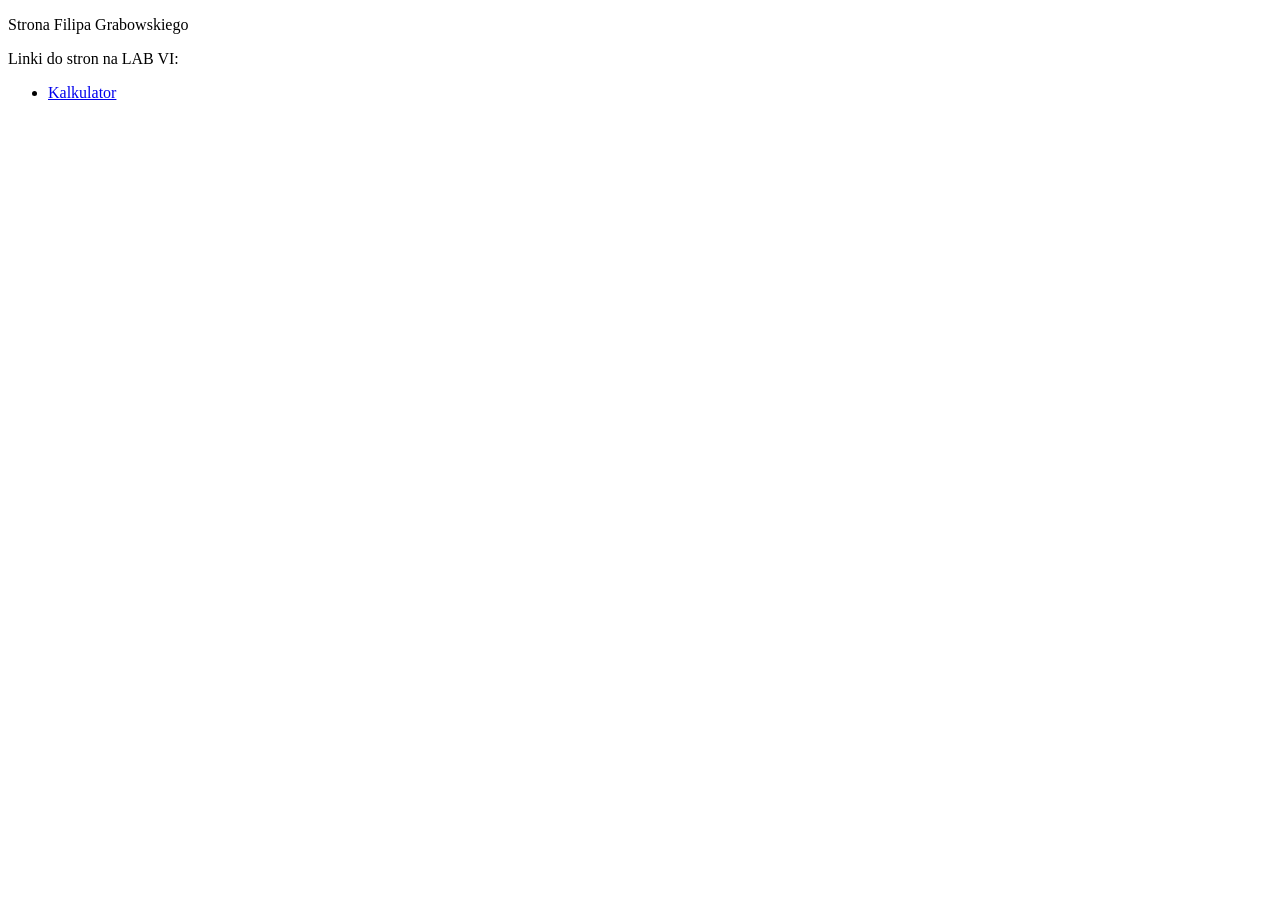
<file: index.html>
<!DOCTYPE html>
<html>
	<head>
		<meta charset="utf-8">
		<title>Strona startowa</title>
	</head>

	<body>
		<p>Strona Filipa Grabowskiego</p>
		<p>Linki do stron na LAB VI:</p>
		<ul>
		<!---<li><a href="formularz.html">Strona z formularzem</a></li>
		<li><a href="kolumny1234.html">Strona z kolumnami(1234)</a></li>
		<li><a href="kolumny2143.html">Strona z kolumnami(2143)</a></li>
		<li><a href="galeria.html">Galeria</a></li>-->
		<li><a href="kalkulator.html">Kalkulator</a></li>
		</ul>
		<br>
		<!---<p>Linki do stron na LAB III by AI:</p>
		<ul>
		<li><a href="formularzai.html">Strona z formularzem</a></li>
		<li><a href="kolumnyai1234.html">Strona z kolumnami(1234)</a></li>
		<li><a href="kolumnyai2143.html">Strona z kolumnami(2143)</a></li>
		<li><a href="galeriaai.html">Galeria</a></li>
		</ul>-->
	</body>

</html>
</file>
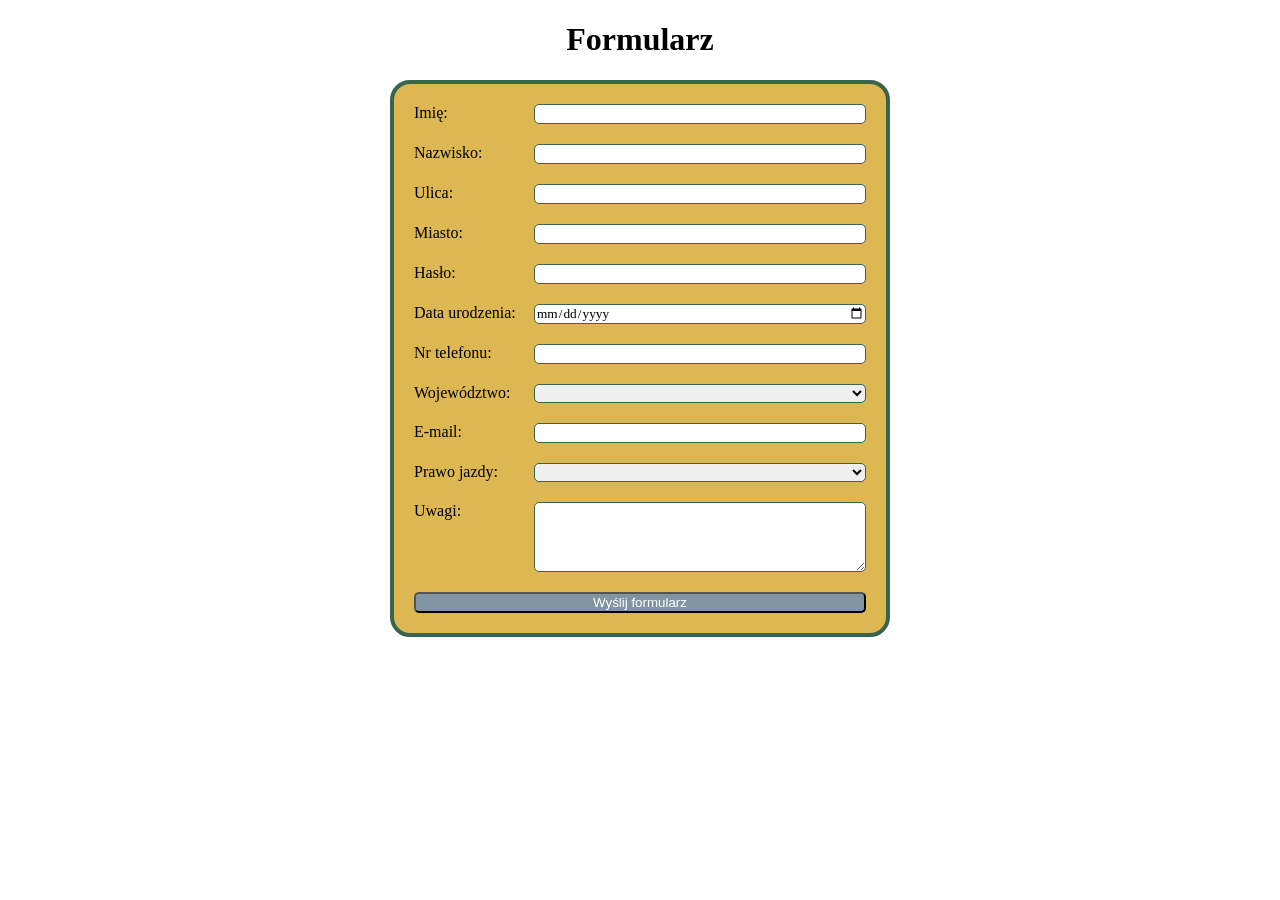
<file: formularz.html>
<!DOCTYPE html>
<html>
<head>
	<meta charset="UTF-8">
	<title>Formularz</title>
	<link rel="stylesheet" href="style.css">
</head>
<body   >
<h1> Formularz </h1>

<div class="container">	
<form action="formularz.html" method="GET">
	<div>
		<label for="username">Imię: </label>
		<input id="username" name="username" type="text">
	</div><div>
		<label for="surname">Nazwisko: </label>
		<input id="surname" name="surname" type="text">
</div><div>
		<label for="street">Ulica: </label>
		<input id="street" name="street" type="text">
</div><div>
		<label for="city">Miasto:</label>
		<input id="city" name="city" type="text">
</div><div>
		<label for="password">Hasło: </label>
		<input id="password" name="password" type="password">
</div><div>
		<label for="birthday">Data urodzenia: </label>
		<input type="date" id="birthday" name="birthday">
</div><div>
		<label for="phone">Nr telefonu: </label>
		<input type="tel" name="phone" id="phone">
</div><div>
	<label for="province">Województwo: </label>
	<select id="province" name="province" required>
		<option value="" disabled selected hidden></option>
		<option value="podlaskie">podlaskie</option>
		<option value="mazowieckie">mazowieckie</option>
		<option value="łódzkie">łódzkie</option>
		<option value="wielkopolskie">wielkopolskie</option>
	</select>
</div><div>
	<label for="email">E-mail: </label>
	<input type="email" id="email" name="email">
</div><div>
	<label for="dlicence">Prawo jazdy:</label>
	<select id="dlicence" name="dlicence">
		<option value="" disabled selected hidden></option> 
		<option value="tak">Tak</option>
		<option value="nie">Nie</option>
	</select>
</div><div>
	<label for="comment">Uwagi:</label>
	<textarea id="comment" name="comment" rows="4" cols="30"></textarea><br>
</div>

	<button type="submit" >Wyślij formularz</button>
</form></div>
	

</body>
</html>
</file>
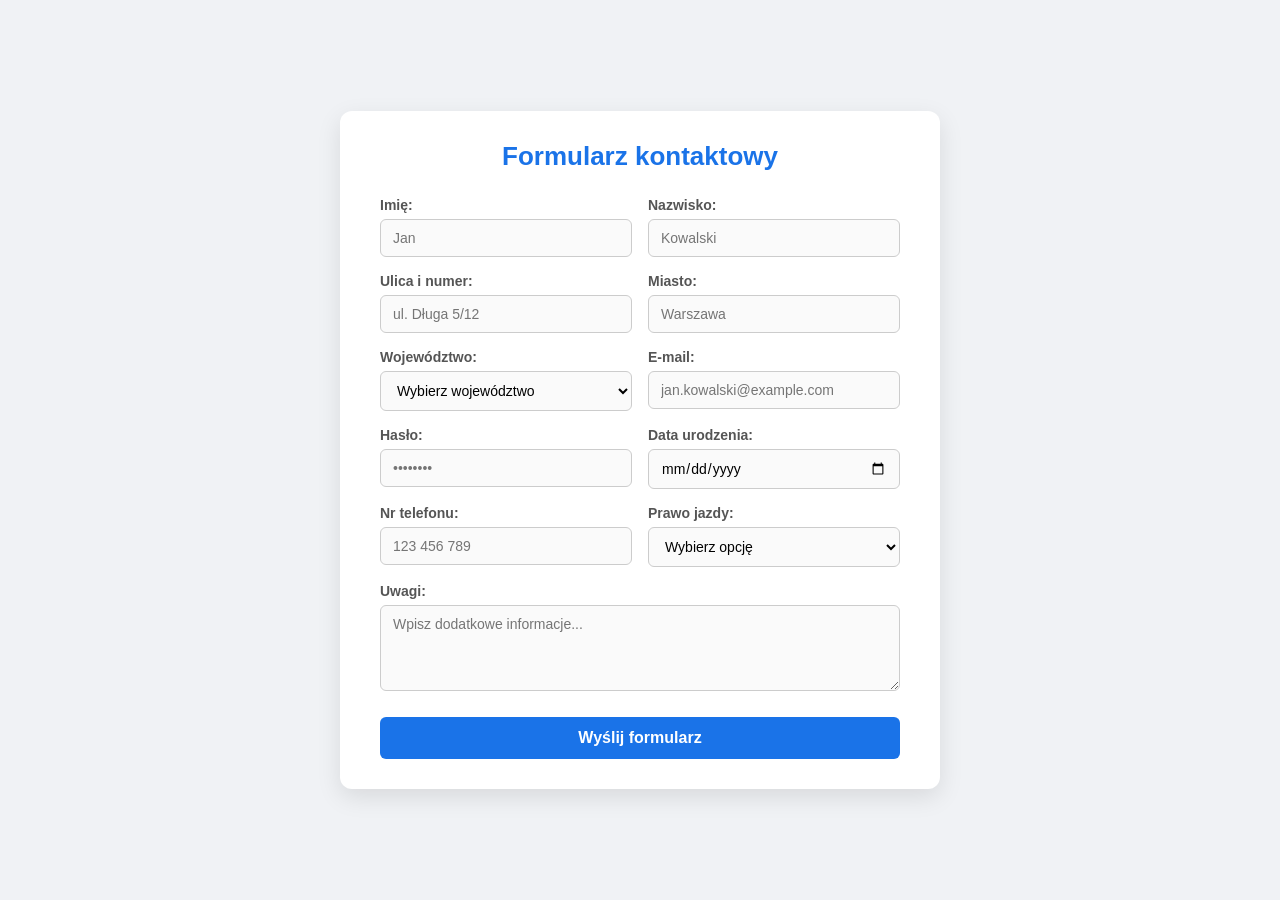
<file: formularzai.html>
<!DOCTYPE html>
<html lang="pl">
<head>
    <meta charset="UTF-8">
    <meta name="viewport" content="width=device-width, initial-scale=1.0">
    <title>Formularz Rejestracyjny</title>
    <link rel="stylesheet" href="formstyle.css">
</head>
<body>

    <div class="container">
        <h1>Formularz kontaktowy</h1>

        <form action="formularz.html" method="GET">
            <div class="form-group">
                <label for="username">Imię:</label>
                <input id="username" name="username" type="text" placeholder="Jan" required>
            </div>

            <div class="form-group">
                <label for="surname">Nazwisko:</label>
                <input id="surname" name="surname" type="text" placeholder="Kowalski" required>
            </div>

            <div class="form-group">
                <label for="street">Ulica i numer:</label>
                <input id="street" name="street" type="text" placeholder="ul. Długa 5/12">
            </div>

            <div class="form-group">
                <label for="city">Miasto:</label>
                <input id="city" name="city" type="text" placeholder="Warszawa">
            </div>

            <div class="form-group">
                <label for="province">Województwo:</label>
                <select id="province" name="province" required>
                    <option value="" disabled selected hidden>Wybierz województwo</option>
                    <option value="podlaskie">podlaskie</option>
                    <option value="mazowieckie">mazowieckie</option>
                    <option value="łódzkie">łódzkie</option>
                    <option value="wielkopolskie">wielkopolskie</option>
                </select>
            </div>

            <div class="form-group">
                <label for="email">E-mail:</label>
                <input type="email" id="email" name="email" placeholder="jan.kowalski@example.com" required>
            </div>

            <div class="form-group">
                <label for="password">Hasło:</label>
                <input id="password" name="password" type="password" placeholder="••••••••" required>
            </div>

            <div class="form-group">
                <label for="birthday">Data urodzenia:</label>
                <input type="date" id="birthday" name="birthday">
            </div>

            <div class="form-group">
                <label for="phone">Nr telefonu:</label>
                <input type="tel" id="phone" name="phone" placeholder="123 456 789">
            </div>

            <div class="form-group">
                <label for="dlicence">Prawo jazdy:</label>
                <select id="dlicence" name="dlicence">
                    <option value="" disabled selected hidden>Wybierz opcję</option>
                    <option value="tak">Tak</option>
                    <option value="nie">Nie</option>
                </select>
            </div>

            <div class="form-group full-width">
                <label for="comment">Uwagi:</label>
                <textarea id="comment" name="comment" rows="4" placeholder="Wpisz dodatkowe informacje..."></textarea>
            </div>

            <button type="submit" class="submit-btn">Wyślij formularz</button>
        </form>
    </div>

</body>
</html>
</file>
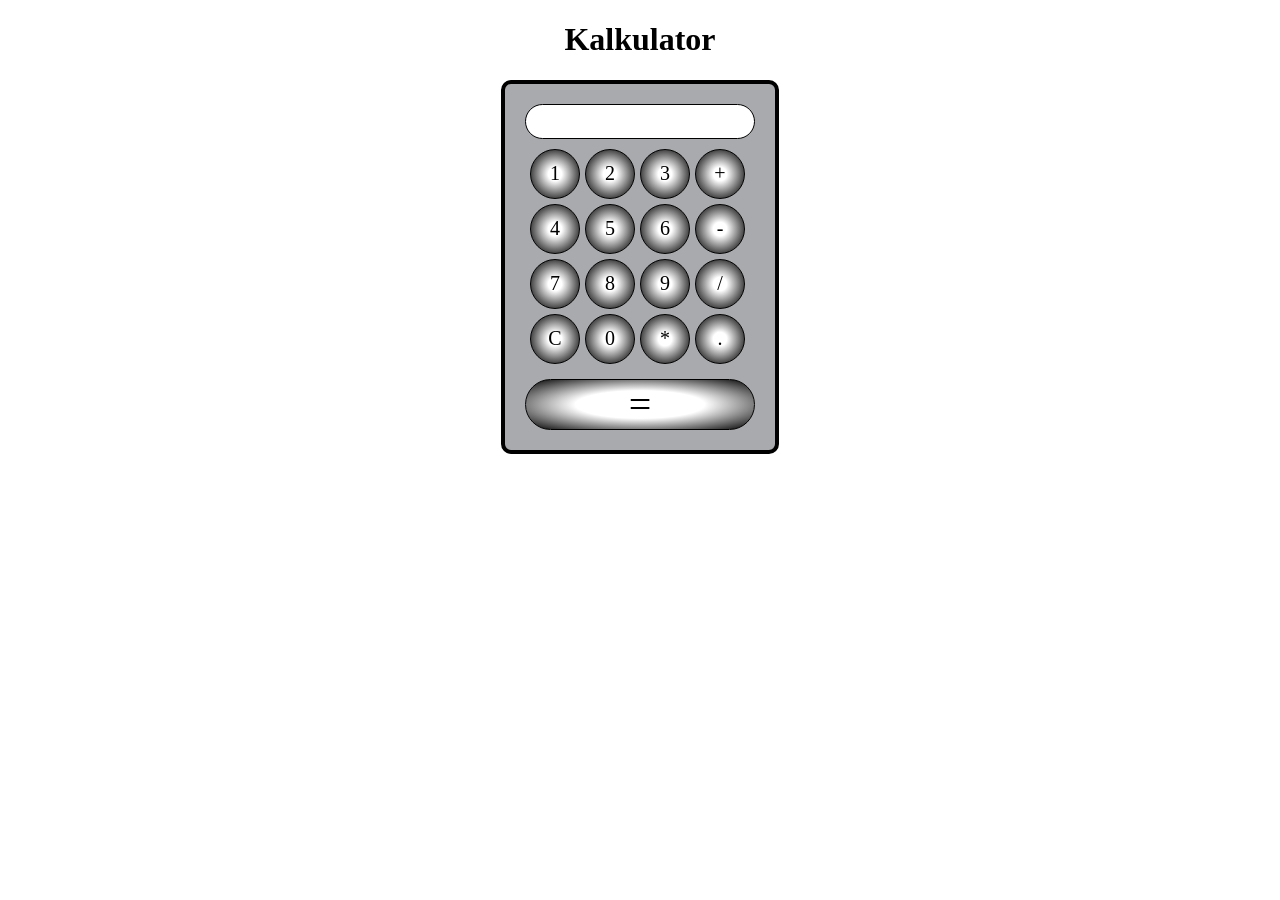
<file: kalkulator.html>
<!DOCTYPE html>
<head>
    <meta charset="UTF-8"></meta>
    <link rel="stylesheet" href="style.css">
    <script src="script.js"></script>

</head>
<body>
    <h1>Kalkulator</h1>
    <div class="calculator">
        <div class="col_1"><input id="screen" type="text" disabled></div>
        <div class="col_4">
            <button  onclick="press(this)">1</button>
            <button  onclick="press(this)">2</button>
            <button  onclick="press(this)">3</button>
            <button  onclick="press(this)">+</button>
        </div>
        <div class="col_4">
            <button  onclick="press(this)">4</button>
            <button  onclick="press(this)">5</button>
            <button  onclick="press(this)">6</button>
            <button  onclick="press(this)">-</button>
        </div>
        <div class="col_4">
            <button  onclick="press(this)">7</button>
            <button  onclick="press(this)">8</button>
            <button  onclick="press(this)">9</button>
            <button  onclick="press(this)">/</button>
        </div>
        <div class="col_4">
            <button  onclick="press(this)">C</button>
            <button  onclick="press(this)">0</button>
            <button  onclick="press(this)">*</button>
            <button  onclick="press(this)">.</button>
        </div>
        <div class="col_1">
            <button  onclick="press(this)">=</button>
        </div>
        <!--com-->





    </div>


</body>

</html>
</file>
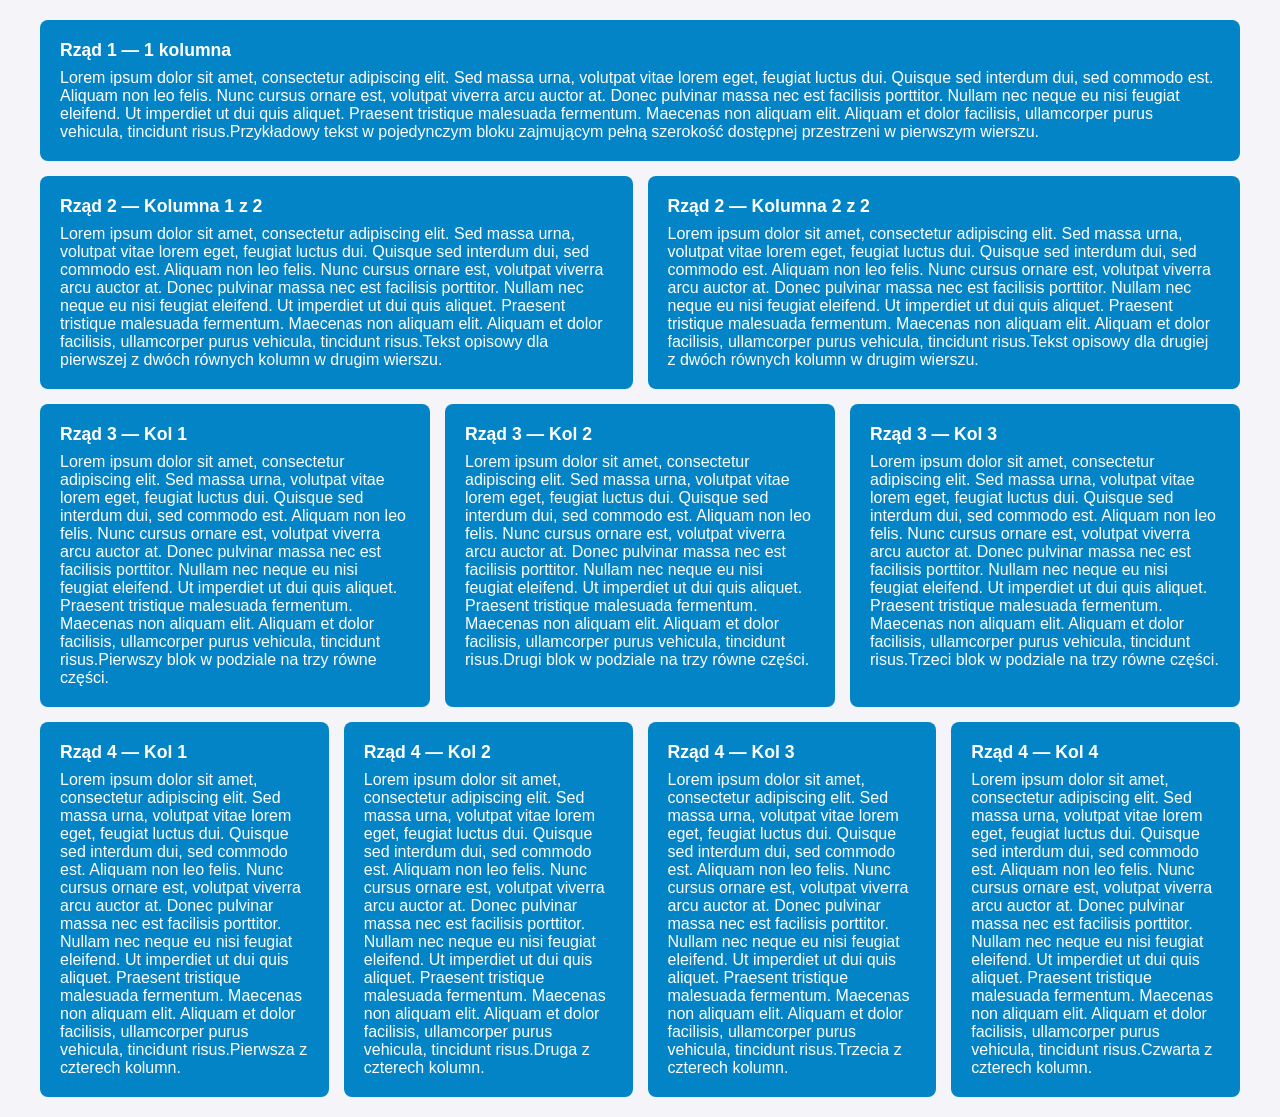
<file: klumnyai1234.html>
<!DOCTYPE html>
<html lang="pl">
<head>
  <meta charset="UTF-8">
  <meta name="viewport" content="width=device-width, initial-scale=1.0">
  <title>Layout 2 - 1, 2, 3, 4 Kolumny</title>
  <style>
    * {
      box-sizing: border-box;
      margin: 0;
      padding: 0;
    }

    body {
      font-family: Arial, sans-serif;
      padding: 20px;
      background-color: #f4f4f9;
    }

    .container {
      display: flex;
      flex-direction: column;
      gap: 15px;
      max-width: 1200px;
      margin: 0 auto;
    }

    /* Wspólny styl dla bloków */
    .col {
      background-color: #0284c7;
      color: white;
      padding: 20px;
      border-radius: 8px;
    }

    .col h3 {
      margin-bottom: 8px;
      font-size: 1.1rem;
    }

    .col p {
      font-size: 0.9rem;
      line-height: 1.4;
    }

    /* -----------------------------------
       Rząd 1: 1 kolumna (100%)
    ----------------------------------- */
    .row-1 {
      display: grid;
      grid-template-columns: 1fr;
    }

    /* -----------------------------------
       Rząd 2: 2 równe kolumny (50% / 50%)
    ----------------------------------- */
    .row-2 {
      display: grid;
      grid-template-columns: repeat(2, 1fr);
      gap: 15px;
    }

    /* -----------------------------------
       Rząd 3: 3 równe kolumny (33.3% / 33.3% / 33.3%)
    ----------------------------------- */
    .row-3 {
      display: grid;
      grid-template-columns: repeat(3, 1fr);
      gap: 15px;
    }

    /* -----------------------------------
       Rząd 4: 4 równe kolumny (25% każdy)
    ----------------------------------- */
    .row-4 {
      display: grid;
      grid-template-columns: repeat(4, 1fr);
      gap: 15px;
    }
  </style>
</head>
<body>

  <div class="container">
    
    <!-- Rząd 1: 1 kolumna -->
    <div class="row-1">
      <div class="col">
        <h3>Rząd 1 — 1 kolumna</h3>
        Lorem ipsum dolor sit amet, consectetur adipiscing elit. Sed massa urna, volutpat vitae lorem eget, feugiat luctus dui. Quisque sed interdum dui, sed commodo est. Aliquam non leo felis. Nunc cursus ornare est, volutpat viverra arcu auctor at. Donec pulvinar massa nec est facilisis porttitor. Nullam nec neque eu nisi feugiat eleifend. Ut imperdiet ut dui quis aliquet. Praesent tristique malesuada fermentum. Maecenas non aliquam elit. Aliquam et dolor facilisis, ullamcorper purus vehicula, tincidunt risus.Przykładowy tekst w pojedynczym bloku zajmującym pełną szerokość dostępnej przestrzeni w pierwszym wierszu.</p>
      </div>
    </div>

    <!-- Rząd 2: 2 kolumny -->
    <div class="row-2">
      <div class="col">
        <h3>Rząd 2 — Kolumna 1 z 2</h3>
        Lorem ipsum dolor sit amet, consectetur adipiscing elit. Sed massa urna, volutpat vitae lorem eget, feugiat luctus dui. Quisque sed interdum dui, sed commodo est. Aliquam non leo felis. Nunc cursus ornare est, volutpat viverra arcu auctor at. Donec pulvinar massa nec est facilisis porttitor. Nullam nec neque eu nisi feugiat eleifend. Ut imperdiet ut dui quis aliquet. Praesent tristique malesuada fermentum. Maecenas non aliquam elit. Aliquam et dolor facilisis, ullamcorper purus vehicula, tincidunt risus.Tekst opisowy dla pierwszej z dwóch równych kolumn w drugim wierszu.</p>
      </div>
      <div class="col">
        <h3>Rząd 2 — Kolumna 2 z 2</h3>
        Lorem ipsum dolor sit amet, consectetur adipiscing elit. Sed massa urna, volutpat vitae lorem eget, feugiat luctus dui. Quisque sed interdum dui, sed commodo est. Aliquam non leo felis. Nunc cursus ornare est, volutpat viverra arcu auctor at. Donec pulvinar massa nec est facilisis porttitor. Nullam nec neque eu nisi feugiat eleifend. Ut imperdiet ut dui quis aliquet. Praesent tristique malesuada fermentum. Maecenas non aliquam elit. Aliquam et dolor facilisis, ullamcorper purus vehicula, tincidunt risus.Tekst opisowy dla drugiej z dwóch równych kolumn w drugim wierszu.</p>
      </div>
    </div>

    <!-- Rząd 3: 3 kolumny -->
    <div class="row-3">
      <div class="col">
        <h3>Rząd 3 — Kol 1</h3>
        Lorem ipsum dolor sit amet, consectetur adipiscing elit. Sed massa urna, volutpat vitae lorem eget, feugiat luctus dui. Quisque sed interdum dui, sed commodo est. Aliquam non leo felis. Nunc cursus ornare est, volutpat viverra arcu auctor at. Donec pulvinar massa nec est facilisis porttitor. Nullam nec neque eu nisi feugiat eleifend. Ut imperdiet ut dui quis aliquet. Praesent tristique malesuada fermentum. Maecenas non aliquam elit. Aliquam et dolor facilisis, ullamcorper purus vehicula, tincidunt risus.Pierwszy blok w podziale na trzy równe części.</p>
      </div>
      <div class="col">
        <h3>Rząd 3 — Kol 2</h3>
        Lorem ipsum dolor sit amet, consectetur adipiscing elit. Sed massa urna, volutpat vitae lorem eget, feugiat luctus dui. Quisque sed interdum dui, sed commodo est. Aliquam non leo felis. Nunc cursus ornare est, volutpat viverra arcu auctor at. Donec pulvinar massa nec est facilisis porttitor. Nullam nec neque eu nisi feugiat eleifend. Ut imperdiet ut dui quis aliquet. Praesent tristique malesuada fermentum. Maecenas non aliquam elit. Aliquam et dolor facilisis, ullamcorper purus vehicula, tincidunt risus.Drugi blok w podziale na trzy równe części.</p>
      </div>
      <div class="col">
        <h3>Rząd 3 — Kol 3</h3>
        Lorem ipsum dolor sit amet, consectetur adipiscing elit. Sed massa urna, volutpat vitae lorem eget, feugiat luctus dui. Quisque sed interdum dui, sed commodo est. Aliquam non leo felis. Nunc cursus ornare est, volutpat viverra arcu auctor at. Donec pulvinar massa nec est facilisis porttitor. Nullam nec neque eu nisi feugiat eleifend. Ut imperdiet ut dui quis aliquet. Praesent tristique malesuada fermentum. Maecenas non aliquam elit. Aliquam et dolor facilisis, ullamcorper purus vehicula, tincidunt risus.Trzeci blok w podziale na trzy równe części.</p>
      </div>
    </div>

    <!-- Rząd 4: 4 kolumny -->
    <div class="row-4">
      <div class="col">
        <h3>Rząd 4 — Kol 1</h3>
        Lorem ipsum dolor sit amet, consectetur adipiscing elit. Sed massa urna, volutpat vitae lorem eget, feugiat luctus dui. Quisque sed interdum dui, sed commodo est. Aliquam non leo felis. Nunc cursus ornare est, volutpat viverra arcu auctor at. Donec pulvinar massa nec est facilisis porttitor. Nullam nec neque eu nisi feugiat eleifend. Ut imperdiet ut dui quis aliquet. Praesent tristique malesuada fermentum. Maecenas non aliquam elit. Aliquam et dolor facilisis, ullamcorper purus vehicula, tincidunt risus.Pierwsza z czterech kolumn.</p>
      </div>
      <div class="col">
        <h3>Rząd 4 — Kol 2</h3>
        Lorem ipsum dolor sit amet, consectetur adipiscing elit. Sed massa urna, volutpat vitae lorem eget, feugiat luctus dui. Quisque sed interdum dui, sed commodo est. Aliquam non leo felis. Nunc cursus ornare est, volutpat viverra arcu auctor at. Donec pulvinar massa nec est facilisis porttitor. Nullam nec neque eu nisi feugiat eleifend. Ut imperdiet ut dui quis aliquet. Praesent tristique malesuada fermentum. Maecenas non aliquam elit. Aliquam et dolor facilisis, ullamcorper purus vehicula, tincidunt risus.Druga z czterech kolumn.</p>
      </div>
      <div class="col">
        <h3>Rząd 4 — Kol 3</h3>
        Lorem ipsum dolor sit amet, consectetur adipiscing elit. Sed massa urna, volutpat vitae lorem eget, feugiat luctus dui. Quisque sed interdum dui, sed commodo est. Aliquam non leo felis. Nunc cursus ornare est, volutpat viverra arcu auctor at. Donec pulvinar massa nec est facilisis porttitor. Nullam nec neque eu nisi feugiat eleifend. Ut imperdiet ut dui quis aliquet. Praesent tristique malesuada fermentum. Maecenas non aliquam elit. Aliquam et dolor facilisis, ullamcorper purus vehicula, tincidunt risus.Trzecia z czterech kolumn.</p>
      </div>
      <div class="col">
        <h3>Rząd 4 — Kol 4</h3>
        Lorem ipsum dolor sit amet, consectetur adipiscing elit. Sed massa urna, volutpat vitae lorem eget, feugiat luctus dui. Quisque sed interdum dui, sed commodo est. Aliquam non leo felis. Nunc cursus ornare est, volutpat viverra arcu auctor at. Donec pulvinar massa nec est facilisis porttitor. Nullam nec neque eu nisi feugiat eleifend. Ut imperdiet ut dui quis aliquet. Praesent tristique malesuada fermentum. Maecenas non aliquam elit. Aliquam et dolor facilisis, ullamcorper purus vehicula, tincidunt risus.Czwarta z czterech kolumn.</p>
      </div>
    </div>

  </div>

</body>
</html>
</file>
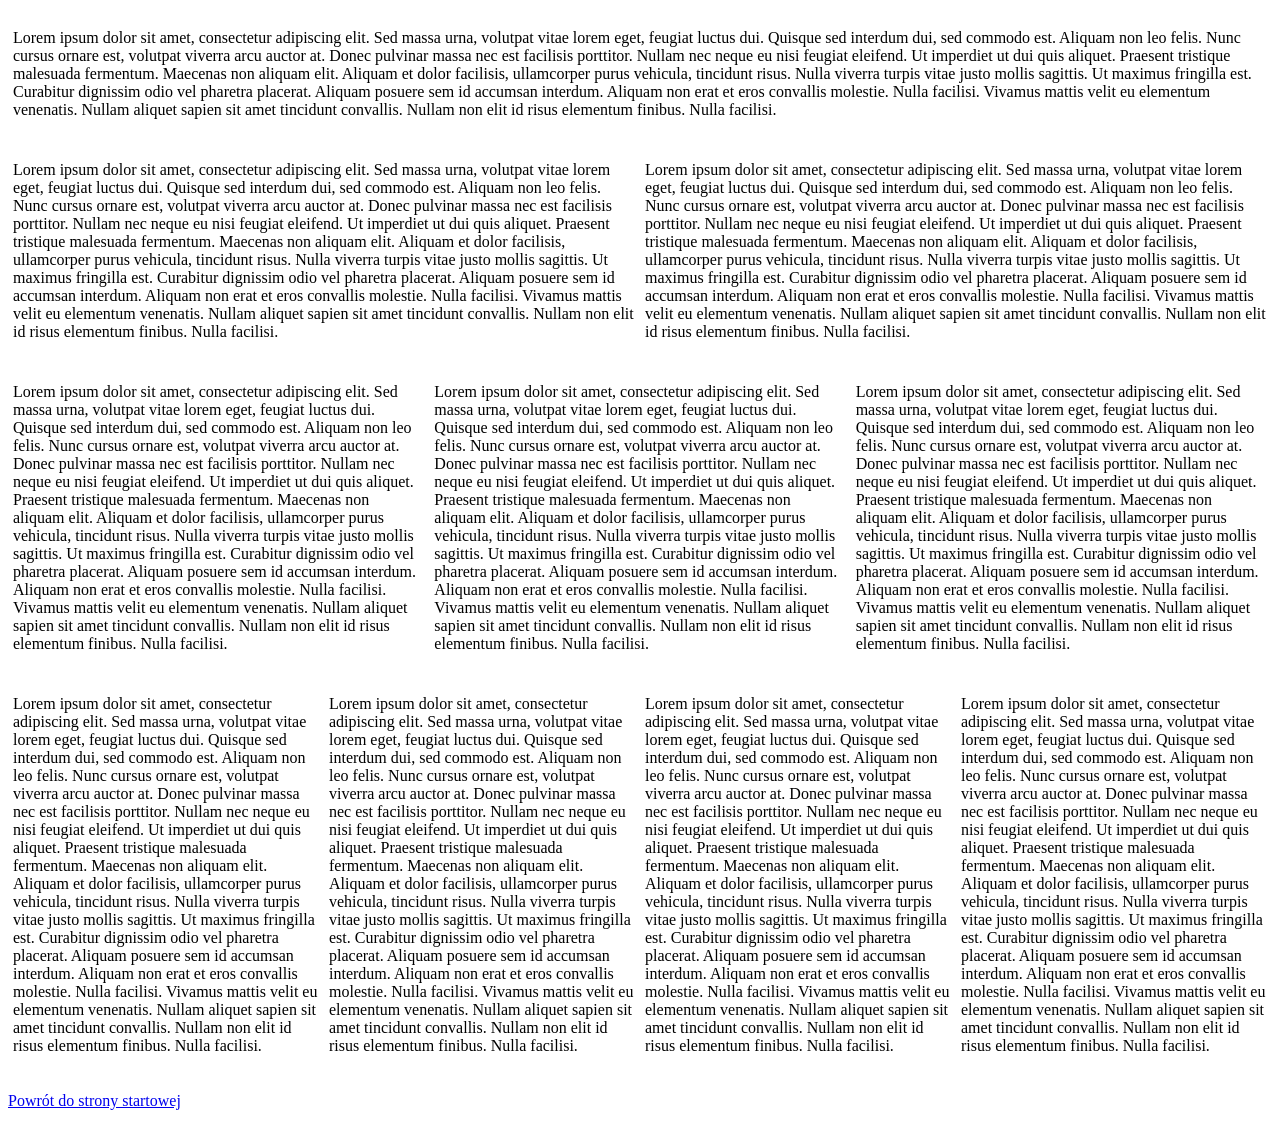
<file: kolumny1234.html>
<!DOCTYPE html>
<html>
<head>
	<meta charset="UTF-8">
	<title>Strona z podziałem na kolumny</title>
	<link rel="stylesheet" href="style.css">
</head>
<body>

	<div class="columns">

		<div class="rows">
			<p>Lorem ipsum dolor sit amet, consectetur adipiscing elit. Sed massa urna, volutpat vitae lorem eget, feugiat luctus dui. Quisque sed interdum dui, sed commodo est. Aliquam non leo felis. Nunc cursus ornare est, volutpat viverra arcu auctor at. Donec pulvinar massa nec est facilisis porttitor. Nullam nec neque eu nisi feugiat eleifend. Ut imperdiet ut dui quis aliquet. Praesent tristique malesuada fermentum. Maecenas non aliquam elit. Aliquam et dolor facilisis, ullamcorper purus vehicula, tincidunt risus.

			Nulla viverra turpis vitae justo mollis sagittis. Ut maximus fringilla est. Curabitur dignissim odio vel pharetra placerat. Aliquam posuere sem id accumsan interdum. Aliquam non erat et eros convallis molestie. Nulla facilisi. Vivamus mattis velit eu elementum venenatis. Nullam aliquet sapien sit amet tincidunt convallis. Nullam non elit id risus elementum finibus. Nulla facilisi.
			</p>
		</div>

		<div class="rows">
			<p>Lorem ipsum dolor sit amet, consectetur adipiscing elit. Sed massa urna, volutpat vitae lorem eget, feugiat luctus dui. Quisque sed interdum dui, sed commodo est. Aliquam non leo felis. Nunc cursus ornare est, volutpat viverra arcu auctor at. Donec pulvinar massa nec est facilisis porttitor. Nullam nec neque eu nisi feugiat eleifend. Ut imperdiet ut dui quis aliquet. Praesent tristique malesuada fermentum. Maecenas non aliquam elit. Aliquam et dolor facilisis, ullamcorper purus vehicula, tincidunt risus.

			Nulla viverra turpis vitae justo mollis sagittis. Ut maximus fringilla est. Curabitur dignissim odio vel pharetra placerat. Aliquam posuere sem id accumsan interdum. Aliquam non erat et eros convallis molestie. Nulla facilisi. Vivamus mattis velit eu elementum venenatis. Nullam aliquet sapien sit amet tincidunt convallis. Nullam non elit id risus elementum finibus. Nulla facilisi.
			</p>
			<p>Lorem ipsum dolor sit amet, consectetur adipiscing elit. Sed massa urna, volutpat vitae lorem eget, feugiat luctus dui. Quisque sed interdum dui, sed commodo est. Aliquam non leo felis. Nunc cursus ornare est, volutpat viverra arcu auctor at. Donec pulvinar massa nec est facilisis porttitor. Nullam nec neque eu nisi feugiat eleifend. Ut imperdiet ut dui quis aliquet. Praesent tristique malesuada fermentum. Maecenas non aliquam elit. Aliquam et dolor facilisis, ullamcorper purus vehicula, tincidunt risus.

			Nulla viverra turpis vitae justo mollis sagittis. Ut maximus fringilla est. Curabitur dignissim odio vel pharetra placerat. Aliquam posuere sem id accumsan interdum. Aliquam non erat et eros convallis molestie. Nulla facilisi. Vivamus mattis velit eu elementum venenatis. Nullam aliquet sapien sit amet tincidunt convallis. Nullam non elit id risus elementum finibus. Nulla facilisi.
			</p>
		</div>

		<div class="rows">
			<p>Lorem ipsum dolor sit amet, consectetur adipiscing elit. Sed massa urna, volutpat vitae lorem eget, feugiat luctus dui. Quisque sed interdum dui, sed commodo est. Aliquam non leo felis. Nunc cursus ornare est, volutpat viverra arcu auctor at. Donec pulvinar massa nec est facilisis porttitor. Nullam nec neque eu nisi feugiat eleifend. Ut imperdiet ut dui quis aliquet. Praesent tristique malesuada fermentum. Maecenas non aliquam elit. Aliquam et dolor facilisis, ullamcorper purus vehicula, tincidunt risus.

			Nulla viverra turpis vitae justo mollis sagittis. Ut maximus fringilla est. Curabitur dignissim odio vel pharetra placerat. Aliquam posuere sem id accumsan interdum. Aliquam non erat et eros convallis molestie. Nulla facilisi. Vivamus mattis velit eu elementum venenatis. Nullam aliquet sapien sit amet tincidunt convallis. Nullam non elit id risus elementum finibus. Nulla facilisi.
			</p>
			<p>Lorem ipsum  dolor sit amet, consectetur adipiscing elit. Sed massa urna, volutpat vitae lorem eget, feugiat luctus dui. Quisque sed interdum dui, sed commodo est. Aliquam non leo felis. Nunc cursus ornare est, volutpat viverra arcu auctor at. Donec pulvinar massa nec est facilisis porttitor. Nullam nec neque eu nisi feugiat eleifend. Ut imperdiet ut dui quis aliquet. Praesent tristique malesuada fermentum. Maecenas non aliquam elit. Aliquam et dolor facilisis, ullamcorper purus vehicula, tincidunt risus.

			Nulla viverra turpis vitae justo mollis sagittis. Ut maximus fringilla est. Curabitur dignissim odio vel pharetra placerat. Aliquam posuere sem id accumsan interdum. Aliquam non erat et eros convallis molestie. Nulla facilisi. Vivamus mattis velit eu elementum venenatis. Nullam aliquet sapien sit amet tincidunt convallis. Nullam non elit id risus elementum finibus. Nulla facilisi.
			</p>
			<p>Lorem ipsum dolor sit amet, consectetur adipiscing elit. Sed massa urna, volutpat vitae lorem eget, feugiat luctus dui. Quisque sed interdum dui, sed commodo est. Aliquam non leo felis. Nunc cursus ornare est, volutpat viverra arcu auctor at. Donec pulvinar massa nec est facilisis porttitor. Nullam nec neque eu nisi feugiat eleifend. Ut imperdiet ut dui quis aliquet. Praesent tristique malesuada fermentum. Maecenas non aliquam elit. Aliquam et dolor facilisis, ullamcorper purus vehicula, tincidunt risus.

			Nulla viverra turpis vitae justo mollis sagittis. Ut maximus fringilla est. Curabitur dignissim odio vel pharetra placerat. Aliquam posuere sem id accumsan interdum. Aliquam non erat et eros convallis molestie. Nulla facilisi. Vivamus mattis velit eu elementum venenatis. Nullam aliquet sapien sit amet tincidunt convallis. Nullam non elit id risus elementum finibus. Nulla facilisi.
			</p>
		</div>

		<div class="rows">
			<p>Lorem ipsum dolor sit amet, consectetur adipiscing elit. Sed massa urna, volutpat vitae lorem eget, feugiat luctus dui. Quisque sed interdum dui, sed commodo est. Aliquam non leo felis. Nunc cursus ornare est, volutpat viverra arcu auctor at. Donec pulvinar massa nec est facilisis porttitor. Nullam nec neque eu nisi feugiat eleifend. Ut imperdiet ut dui quis aliquet. Praesent tristique malesuada fermentum. Maecenas non aliquam elit. Aliquam et dolor facilisis, ullamcorper purus vehicula, tincidunt risus.

			Nulla viverra turpis vitae justo mollis sagittis. Ut maximus fringilla est. Curabitur dignissim odio vel pharetra placerat. Aliquam posuere sem id accumsan interdum. Aliquam non erat et eros convallis molestie. Nulla facilisi. Vivamus mattis velit eu elementum venenatis. Nullam aliquet sapien sit amet tincidunt convallis. Nullam non elit id risus elementum finibus. Nulla facilisi.
			</p>
			<p>Lorem ipsum dolor sit amet, consectetur adipiscing elit. Sed massa urna, volutpat vitae lorem eget, feugiat luctus dui. Quisque sed interdum dui, sed commodo est. Aliquam non leo felis. Nunc cursus ornare est, volutpat viverra arcu auctor at. Donec pulvinar massa nec est facilisis porttitor. Nullam nec neque eu nisi feugiat eleifend. Ut imperdiet ut dui quis aliquet. Praesent tristique malesuada fermentum. Maecenas non aliquam elit. Aliquam et dolor facilisis, ullamcorper purus vehicula, tincidunt risus.

			Nulla viverra turpis vitae justo mollis sagittis. Ut maximus fringilla est. Curabitur dignissim odio vel pharetra placerat. Aliquam posuere sem id accumsan interdum. Aliquam non erat et eros convallis molestie. Nulla facilisi. Vivamus mattis velit eu elementum venenatis. Nullam aliquet sapien sit amet tincidunt convallis. Nullam non elit id risus elementum finibus. Nulla facilisi.
			</p>
			<p>Lorem ipsum dolor sit amet, consectetur adipiscing elit. Sed massa urna, volutpat vitae lorem eget, feugiat luctus dui. Quisque sed interdum dui, sed commodo est. Aliquam non leo felis. Nunc cursus ornare est, volutpat viverra arcu auctor at. Donec pulvinar massa nec est facilisis porttitor. Nullam nec neque eu nisi feugiat eleifend. Ut imperdiet ut dui quis aliquet. Praesent tristique malesuada fermentum. Maecenas non aliquam elit. Aliquam et dolor facilisis, ullamcorper purus vehicula, tincidunt risus.

			Nulla viverra turpis vitae justo mollis sagittis. Ut maximus fringilla est. Curabitur dignissim odio vel pharetra placerat. Aliquam posuere sem id accumsan interdum. Aliquam non erat et eros convallis molestie. Nulla facilisi. Vivamus mattis velit eu elementum venenatis. Nullam aliquet sapien sit amet tincidunt convallis. Nullam non elit id risus elementum finibus. Nulla facilisi.
			</p>
			<p>Lorem ipsum dolor sit amet, consectetur adipiscing elit. Sed massa urna, volutpat vitae lorem eget, feugiat luctus dui. Quisque sed interdum dui, sed commodo est. Aliquam non leo felis. Nunc cursus ornare est, volutpat viverra arcu auctor at. Donec pulvinar massa nec est facilisis porttitor. Nullam nec neque eu nisi feugiat eleifend. Ut imperdiet ut dui quis aliquet. Praesent tristique malesuada fermentum. Maecenas non aliquam elit. Aliquam et dolor facilisis, ullamcorper purus vehicula, tincidunt risus.

			Nulla viverra turpis vitae justo mollis sagittis. Ut maximus fringilla est. Curabitur dignissim odio vel pharetra placerat. Aliquam posuere sem id accumsan interdum. Aliquam non erat et eros convallis molestie. Nulla facilisi. Vivamus mattis velit eu elementum venenatis. Nullam aliquet sapien sit amet tincidunt convallis. Nullam non elit id risus elementum finibus. Nulla facilisi.
			</p>
		</div>
	</div>

	<p> <a href="index.html">Powrót do strony startowej </a> </p>
</body>
</html>
</file>
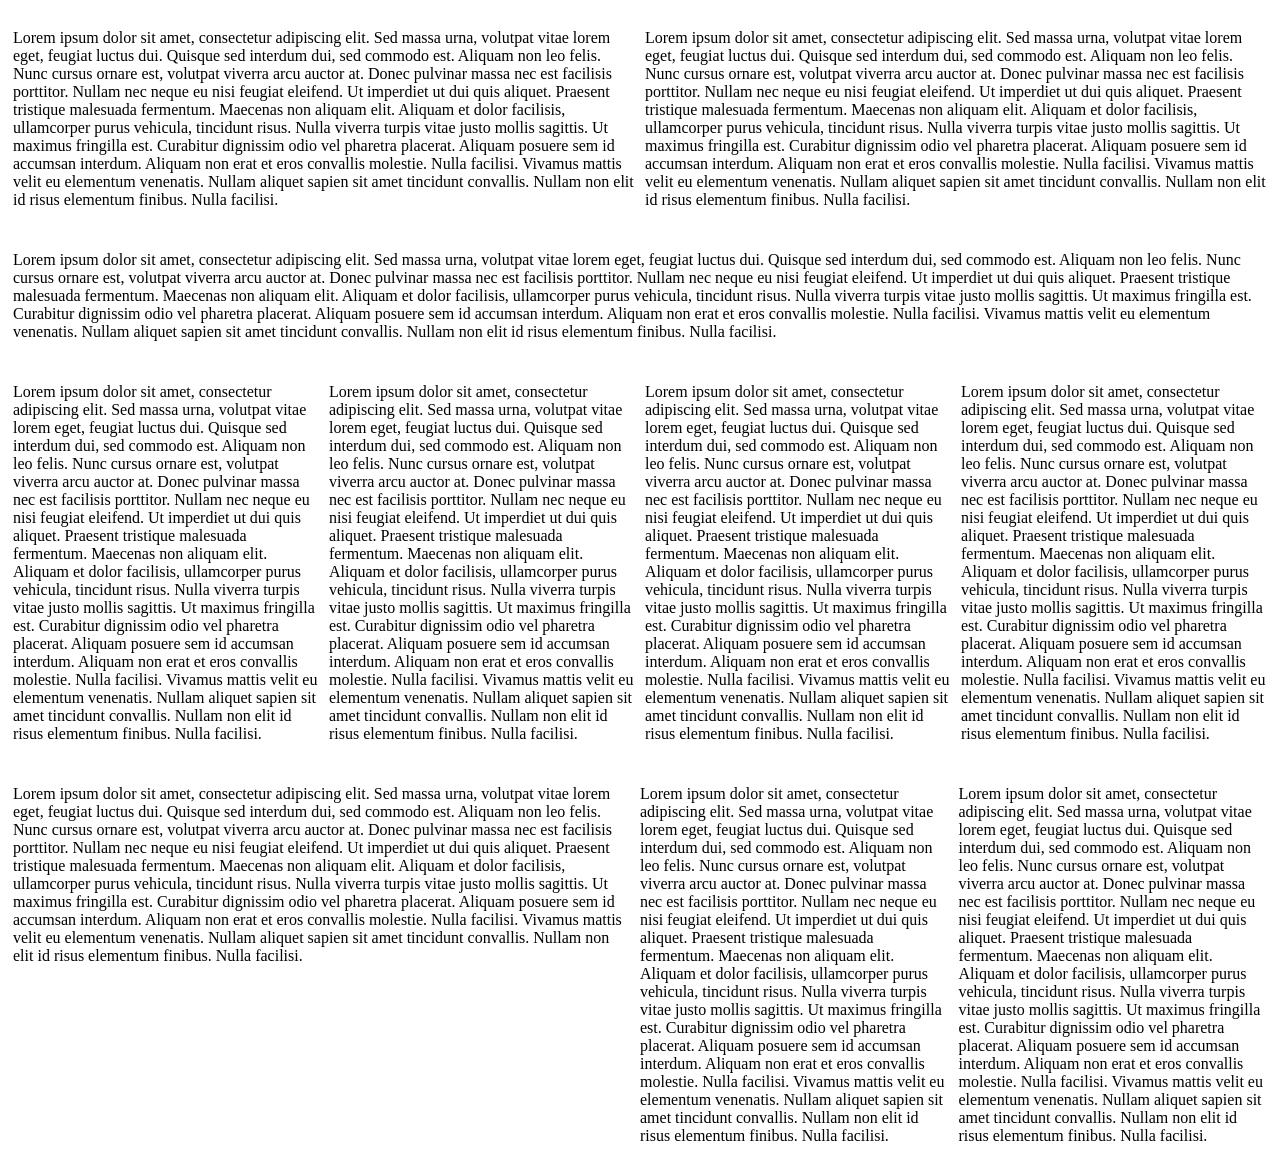
<file: kolumny2143.html>
<!DOCTYPE html>
<html>
<head>
	<meta charset="UTF-8">
	<title>Strona z podziałem na kolumny</title>
	<link rel="stylesheet" href="style.css">
	
</head>
<body>
<div class="columns">
	<div class="rows">
		<p>Lorem ipsum dolor sit amet, consectetur adipiscing elit. Sed massa urna, volutpat vitae lorem eget, feugiat luctus dui. Quisque sed interdum dui, sed commodo est. Aliquam non leo felis. Nunc cursus ornare est, volutpat viverra arcu auctor at. Donec pulvinar massa nec est facilisis porttitor. Nullam nec neque eu nisi feugiat eleifend. Ut imperdiet ut dui quis aliquet. Praesent tristique malesuada fermentum. Maecenas non aliquam elit. Aliquam et dolor facilisis, ullamcorper purus vehicula, tincidunt risus.

		Nulla viverra turpis vitae justo mollis sagittis. Ut maximus fringilla est. Curabitur dignissim odio vel pharetra placerat. Aliquam posuere sem id accumsan interdum. Aliquam non erat et eros convallis molestie. Nulla facilisi. Vivamus mattis velit eu elementum venenatis. Nullam aliquet sapien sit amet tincidunt convallis. Nullam non elit id risus elementum finibus. Nulla facilisi.
		</p>
		<p>Lorem ipsum dolor sit amet, consectetur adipiscing elit. Sed massa urna, volutpat vitae lorem eget, feugiat luctus dui. Quisque sed interdum dui, sed commodo est. Aliquam non leo felis. Nunc cursus ornare est, volutpat viverra arcu auctor at. Donec pulvinar massa nec est facilisis porttitor. Nullam nec neque eu nisi feugiat eleifend. Ut imperdiet ut dui quis aliquet. Praesent tristique malesuada fermentum. Maecenas non aliquam elit. Aliquam et dolor facilisis, ullamcorper purus vehicula, tincidunt risus.

		Nulla viverra turpis vitae justo mollis sagittis. Ut maximus fringilla est. Curabitur dignissim odio vel pharetra placerat. Aliquam posuere sem id accumsan interdum. Aliquam non erat et eros convallis molestie. Nulla facilisi. Vivamus mattis velit eu elementum venenatis. Nullam aliquet sapien sit amet tincidunt convallis. Nullam non elit id risus elementum finibus. Nulla facilisi.</p>
	</div>
	<div class="rows">
		<p>Lorem ipsum dolor sit amet, consectetur adipiscing elit. Sed massa urna, volutpat vitae lorem eget, feugiat luctus dui. Quisque sed interdum dui, sed commodo est. Aliquam non leo felis. Nunc cursus ornare est, volutpat viverra arcu auctor at. Donec pulvinar massa nec est facilisis porttitor. Nullam nec neque eu nisi feugiat eleifend. Ut imperdiet ut dui quis aliquet. Praesent tristique malesuada fermentum. Maecenas non aliquam elit. Aliquam et dolor facilisis, ullamcorper purus vehicula, tincidunt risus.

		Nulla viverra turpis vitae justo mollis sagittis. Ut maximus fringilla est. Curabitur dignissim odio vel pharetra placerat. Aliquam posuere sem id accumsan interdum. Aliquam non erat et eros convallis molestie. Nulla facilisi. Vivamus mattis velit eu elementum venenatis. Nullam aliquet sapien sit amet tincidunt convallis. Nullam non elit id risus elementum finibus. Nulla facilisi.
		</p>
	
	</div>

	<div class="rows">
		<p>Lorem ipsum dolor sit amet, consectetur adipiscing elit. Sed massa urna, volutpat vitae lorem eget, feugiat luctus dui. Quisque sed interdum dui, sed commodo est. Aliquam non leo felis. Nunc cursus ornare est, volutpat viverra arcu auctor at. Donec pulvinar massa nec est facilisis porttitor. Nullam nec neque eu nisi feugiat eleifend. Ut imperdiet ut dui quis aliquet. Praesent tristique malesuada fermentum. Maecenas non aliquam elit. Aliquam et dolor facilisis, ullamcorper purus vehicula, tincidunt risus.

		Nulla viverra turpis vitae justo mollis sagittis. Ut maximus fringilla est. Curabitur dignissim odio vel pharetra placerat. Aliquam posuere sem id accumsan interdum. Aliquam non erat et eros convallis molestie. Nulla facilisi. Vivamus mattis velit eu elementum venenatis. Nullam aliquet sapien sit amet tincidunt convallis. Nullam non elit id risus elementum finibus. Nulla facilisi.
		</p>
		<p>Lorem ipsum dolor sit amet, consectetur adipiscing elit. Sed massa urna, volutpat vitae lorem eget, feugiat luctus dui. Quisque sed interdum dui, sed commodo est. Aliquam non leo felis. Nunc cursus ornare est, volutpat viverra arcu auctor at. Donec pulvinar massa nec est facilisis porttitor. Nullam nec neque eu nisi feugiat eleifend. Ut imperdiet ut dui quis aliquet. Praesent tristique malesuada fermentum. Maecenas non aliquam elit. Aliquam et dolor facilisis, ullamcorper purus vehicula, tincidunt risus.

		Nulla viverra turpis vitae justo mollis sagittis. Ut maximus fringilla est. Curabitur dignissim odio vel pharetra placerat. Aliquam posuere sem id accumsan interdum. Aliquam non erat et eros convallis molestie. Nulla facilisi. Vivamus mattis velit eu elementum venenatis. Nullam aliquet sapien sit amet tincidunt convallis. Nullam non elit id risus elementum finibus. Nulla facilisi.
		</p>
		<p>Lorem ipsum dolor sit amet, consectetur adipiscing elit. Sed massa urna, volutpat vitae lorem eget, feugiat luctus dui. Quisque sed interdum dui, sed commodo est. Aliquam non leo felis. Nunc cursus ornare est, volutpat viverra arcu auctor at. Donec pulvinar massa nec est facilisis porttitor. Nullam nec neque eu nisi feugiat eleifend. Ut imperdiet ut dui quis aliquet. Praesent tristique malesuada fermentum. Maecenas non aliquam elit. Aliquam et dolor facilisis, ullamcorper purus vehicula, tincidunt risus.

		Nulla viverra turpis vitae justo mollis sagittis. Ut maximus fringilla est. Curabitur dignissim odio vel pharetra placerat. Aliquam posuere sem id accumsan interdum. Aliquam non erat et eros convallis molestie. Nulla facilisi. Vivamus mattis velit eu elementum venenatis. Nullam aliquet sapien sit amet tincidunt convallis. Nullam non elit id risus elementum finibus. Nulla facilisi.
		</p>
		<p>Lorem ipsum dolor sit amet, consectetur adipiscing elit. Sed massa urna, volutpat vitae lorem eget, feugiat luctus dui. Quisque sed interdum dui, sed commodo est. Aliquam non leo felis. Nunc cursus ornare est, volutpat viverra arcu auctor at. Donec pulvinar massa nec est facilisis porttitor. Nullam nec neque eu nisi feugiat eleifend. Ut imperdiet ut dui quis aliquet. Praesent tristique malesuada fermentum. Maecenas non aliquam elit. Aliquam et dolor facilisis, ullamcorper purus vehicula, tincidunt risus.

		Nulla viverra turpis vitae justo mollis sagittis. Ut maximus fringilla est. Curabitur dignissim odio vel pharetra placerat. Aliquam posuere sem id accumsan interdum. Aliquam non erat et eros convallis molestie. Nulla facilisi. Vivamus mattis velit eu elementum venenatis. Nullam aliquet sapien sit amet tincidunt convallis. Nullam non elit id risus elementum finibus. Nulla facilisi.
		</p>
	
	</div>

	<div class="rows">
		<p class="big">Lorem ipsum dolor sit amet, consectetur adipiscing elit. Sed massa urna, volutpat vitae lorem eget, feugiat luctus dui. Quisque sed interdum dui, sed commodo est. Aliquam non leo felis. Nunc cursus ornare est, volutpat viverra arcu auctor at. Donec pulvinar massa nec est facilisis porttitor. Nullam nec neque eu nisi feugiat eleifend. Ut imperdiet ut dui quis aliquet. Praesent tristique malesuada fermentum. Maecenas non aliquam elit. Aliquam et dolor facilisis, ullamcorper purus vehicula, tincidunt risus.

		Nulla viverra turpis vitae justo mollis sagittis. Ut maximus fringilla est. Curabitur dignissim odio vel pharetra placerat. Aliquam posuere sem id accumsan interdum. Aliquam non erat et eros convallis molestie. Nulla facilisi. Vivamus mattis velit eu elementum venenatis. Nullam aliquet sapien sit amet tincidunt convallis. Nullam non elit id risus elementum finibus. Nulla facilisi.
		</p>
		<p class="small">Lorem ipsum dolor sit amet, consectetur adipiscing elit. Sed massa urna, volutpat vitae lorem eget, feugiat luctus dui. Quisque sed interdum dui, sed commodo est. Aliquam non leo felis. Nunc cursus ornare est, volutpat viverra arcu auctor at. Donec pulvinar massa nec est facilisis porttitor. Nullam nec neque eu nisi feugiat eleifend. Ut imperdiet ut dui quis aliquet. Praesent tristique malesuada fermentum. Maecenas non aliquam elit. Aliquam et dolor facilisis, ullamcorper purus vehicula, tincidunt risus.

		Nulla viverra turpis vitae justo mollis sagittis. Ut maximus fringilla est. Curabitur dignissim odio vel pharetra placerat. Aliquam posuere sem id accumsan interdum. Aliquam non erat et eros convallis molestie. Nulla facilisi. Vivamus mattis velit eu elementum venenatis. Nullam aliquet sapien sit amet tincidunt convallis. Nullam non elit id risus elementum finibus. Nulla facilisi.
		</p>
		<p class="small">Lorem ipsum dolor sit amet, consectetur adipiscing elit. Sed massa urna, volutpat vitae lorem eget, feugiat luctus dui. Quisque sed interdum dui, sed commodo est. Aliquam non leo felis. Nunc cursus ornare est, volutpat viverra arcu auctor at. Donec pulvinar massa nec est facilisis porttitor. Nullam nec neque eu nisi feugiat eleifend. Ut imperdiet ut dui quis aliquet. Praesent tristique malesuada fermentum. Maecenas non aliquam elit. Aliquam et dolor facilisis, ullamcorper purus vehicula, tincidunt risus.

		Nulla viverra turpis vitae justo mollis sagittis. Ut maximus fringilla est. Curabitur dignissim odio vel pharetra placerat. Aliquam posuere sem id accumsan interdum. Aliquam non erat et eros convallis molestie. Nulla facilisi. Vivamus mattis velit eu elementum venenatis. Nullam aliquet sapien sit amet tincidunt convallis. Nullam non elit id risus elementum finibus. Nulla facilisi.
		</p>
	
	</div>





</div>



	
</body>
</html>
</file>
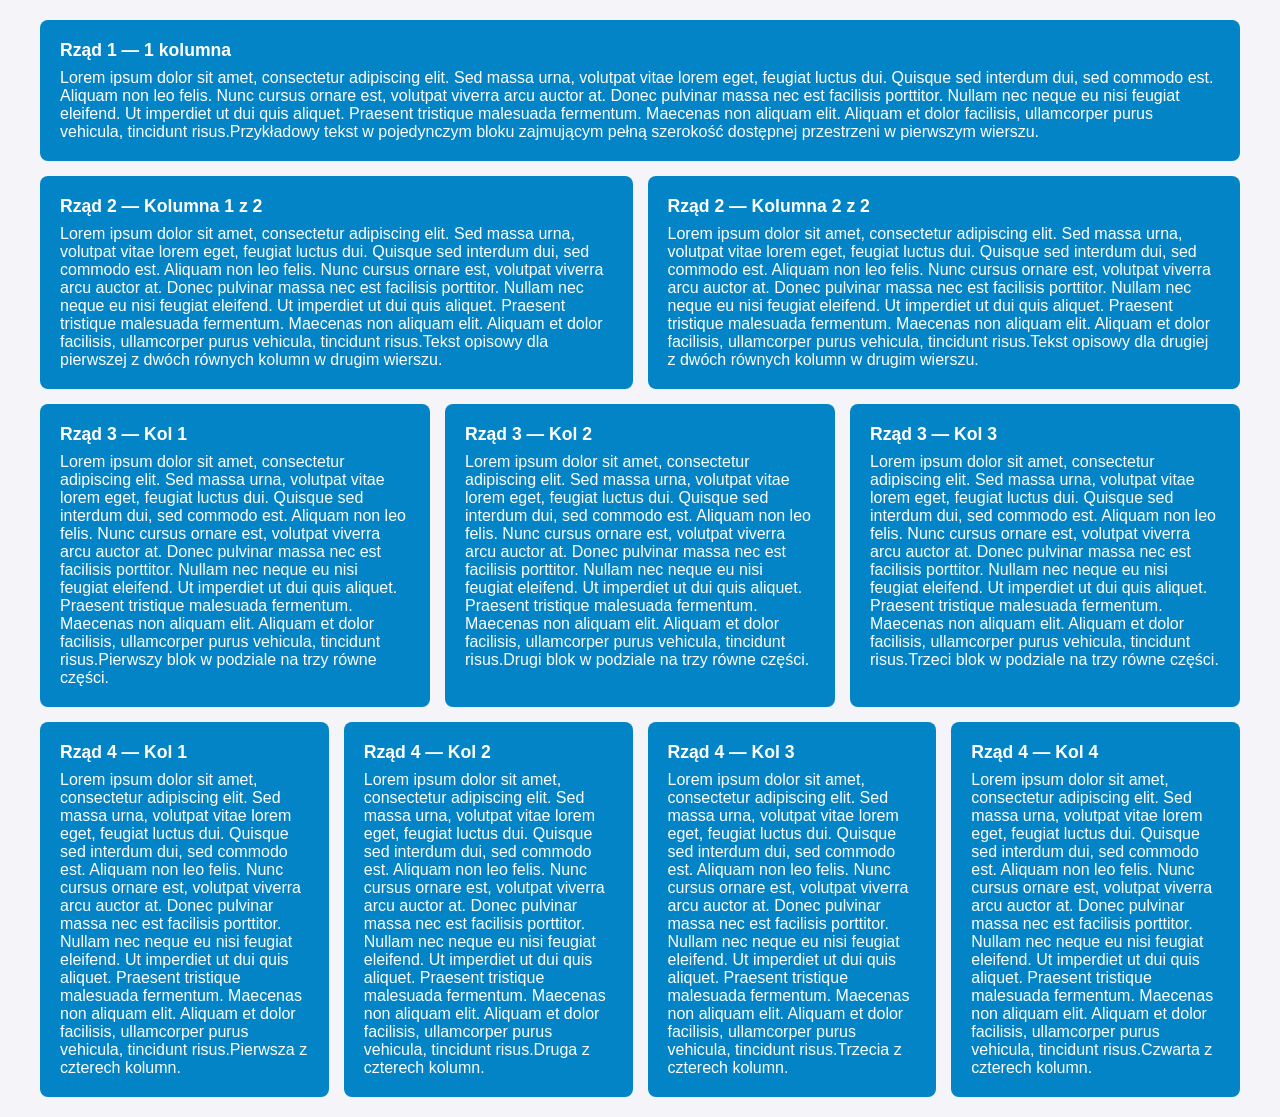
<file: kolumnyai1234.html>
<!DOCTYPE html>
<html lang="pl">
<head>
  <meta charset="UTF-8">
  <meta name="viewport" content="width=device-width, initial-scale=1.0">
  <title>Layout 2 - 1, 2, 3, 4 Kolumny</title>
  <style>
    * {
      box-sizing: border-box;
      margin: 0;
      padding: 0;
    }

    body {
      font-family: Arial, sans-serif;
      padding: 20px;
      background-color: #f4f4f9;
    }

    .container {
      display: flex;
      flex-direction: column;
      gap: 15px;
      max-width: 1200px;
      margin: 0 auto;
    }

    /* Wspólny styl dla bloków */
    .col {
      background-color: #0284c7;
      color: white;
      padding: 20px;
      border-radius: 8px;
    }

    .col h3 {
      margin-bottom: 8px;
      font-size: 1.1rem; /*1,1*rozmiar standardowy ustawiony w htmlu*/
    }

    .col p {
      font-size: 0.9rem;
      line-height: 1.4;
    }

    /* -----------------------------------
       Rząd 1: 1 kolumna (100%)
    ----------------------------------- */
    .row-1 {
      display: grid;
      grid-template-columns: 1fr;
    }

    /* -----------------------------------
       Rząd 2: 2 równe kolumny (50% / 50%)
    ----------------------------------- */
    .row-2 {
      display: grid;
      grid-template-columns: repeat(2, 1fr);
      gap: 15px;
    }

    /* -----------------------------------
       Rząd 3: 3 równe kolumny (33.3% / 33.3% / 33.3%)
    ----------------------------------- */
    .row-3 {
      display: grid;
      grid-template-columns: repeat(3, 1fr);
      gap: 15px;
    }

    /* -----------------------------------
       Rząd 4: 4 równe kolumny (25% każdy)
    ----------------------------------- */
    .row-4 {
      display: grid;
      grid-template-columns: repeat(4, 1fr);
      gap: 15px;
    }
  </style>
</head>
<body>

  <div class="container">
    
    <!-- Rząd 1: 1 kolumna -->
    <div class="row-1">
      <div class="col">
        <h3>Rząd 1 — 1 kolumna</h3>
        Lorem ipsum dolor sit amet, consectetur adipiscing elit. Sed massa urna, volutpat vitae lorem eget, feugiat luctus dui. Quisque sed interdum dui, sed commodo est. Aliquam non leo felis. Nunc cursus ornare est, volutpat viverra arcu auctor at. Donec pulvinar massa nec est facilisis porttitor. Nullam nec neque eu nisi feugiat eleifend. Ut imperdiet ut dui quis aliquet. Praesent tristique malesuada fermentum. Maecenas non aliquam elit. Aliquam et dolor facilisis, ullamcorper purus vehicula, tincidunt risus.Przykładowy tekst w pojedynczym bloku zajmującym pełną szerokość dostępnej przestrzeni w pierwszym wierszu.</p>
      </div>
    </div>

    <!-- Rząd 2: 2 kolumny -->
    <div class="row-2">
      <div class="col">
        <h3>Rząd 2 — Kolumna 1 z 2</h3>
        Lorem ipsum dolor sit amet, consectetur adipiscing elit. Sed massa urna, volutpat vitae lorem eget, feugiat luctus dui. Quisque sed interdum dui, sed commodo est. Aliquam non leo felis. Nunc cursus ornare est, volutpat viverra arcu auctor at. Donec pulvinar massa nec est facilisis porttitor. Nullam nec neque eu nisi feugiat eleifend. Ut imperdiet ut dui quis aliquet. Praesent tristique malesuada fermentum. Maecenas non aliquam elit. Aliquam et dolor facilisis, ullamcorper purus vehicula, tincidunt risus.Tekst opisowy dla pierwszej z dwóch równych kolumn w drugim wierszu.</p>
      </div>
      <div class="col">
        <h3>Rząd 2 — Kolumna 2 z 2</h3>
        Lorem ipsum dolor sit amet, consectetur adipiscing elit. Sed massa urna, volutpat vitae lorem eget, feugiat luctus dui. Quisque sed interdum dui, sed commodo est. Aliquam non leo felis. Nunc cursus ornare est, volutpat viverra arcu auctor at. Donec pulvinar massa nec est facilisis porttitor. Nullam nec neque eu nisi feugiat eleifend. Ut imperdiet ut dui quis aliquet. Praesent tristique malesuada fermentum. Maecenas non aliquam elit. Aliquam et dolor facilisis, ullamcorper purus vehicula, tincidunt risus.Tekst opisowy dla drugiej z dwóch równych kolumn w drugim wierszu.</p>
      </div>
    </div>

    <!-- Rząd 3: 3 kolumny -->
    <div class="row-3">
      <div class="col">
        <h3>Rząd 3 — Kol 1</h3>
        Lorem ipsum dolor sit amet, consectetur adipiscing elit. Sed massa urna, volutpat vitae lorem eget, feugiat luctus dui. Quisque sed interdum dui, sed commodo est. Aliquam non leo felis. Nunc cursus ornare est, volutpat viverra arcu auctor at. Donec pulvinar massa nec est facilisis porttitor. Nullam nec neque eu nisi feugiat eleifend. Ut imperdiet ut dui quis aliquet. Praesent tristique malesuada fermentum. Maecenas non aliquam elit. Aliquam et dolor facilisis, ullamcorper purus vehicula, tincidunt risus.Pierwszy blok w podziale na trzy równe części.</p>
      </div>
      <div class="col">
        <h3>Rząd 3 — Kol 2</h3>
        Lorem ipsum dolor sit amet, consectetur adipiscing elit. Sed massa urna, volutpat vitae lorem eget, feugiat luctus dui. Quisque sed interdum dui, sed commodo est. Aliquam non leo felis. Nunc cursus ornare est, volutpat viverra arcu auctor at. Donec pulvinar massa nec est facilisis porttitor. Nullam nec neque eu nisi feugiat eleifend. Ut imperdiet ut dui quis aliquet. Praesent tristique malesuada fermentum. Maecenas non aliquam elit. Aliquam et dolor facilisis, ullamcorper purus vehicula, tincidunt risus.Drugi blok w podziale na trzy równe części.</p>
      </div>
      <div class="col">
        <h3>Rząd 3 — Kol 3</h3>
        Lorem ipsum dolor sit amet, consectetur adipiscing elit. Sed massa urna, volutpat vitae lorem eget, feugiat luctus dui. Quisque sed interdum dui, sed commodo est. Aliquam non leo felis. Nunc cursus ornare est, volutpat viverra arcu auctor at. Donec pulvinar massa nec est facilisis porttitor. Nullam nec neque eu nisi feugiat eleifend. Ut imperdiet ut dui quis aliquet. Praesent tristique malesuada fermentum. Maecenas non aliquam elit. Aliquam et dolor facilisis, ullamcorper purus vehicula, tincidunt risus.Trzeci blok w podziale na trzy równe części.</p>
      </div>
    </div>

    <!-- Rząd 4: 4 kolumny -->
    <div class="row-4">
      <div class="col">
        <h3>Rząd 4 — Kol 1</h3>
        Lorem ipsum dolor sit amet, consectetur adipiscing elit. Sed massa urna, volutpat vitae lorem eget, feugiat luctus dui. Quisque sed interdum dui, sed commodo est. Aliquam non leo felis. Nunc cursus ornare est, volutpat viverra arcu auctor at. Donec pulvinar massa nec est facilisis porttitor. Nullam nec neque eu nisi feugiat eleifend. Ut imperdiet ut dui quis aliquet. Praesent tristique malesuada fermentum. Maecenas non aliquam elit. Aliquam et dolor facilisis, ullamcorper purus vehicula, tincidunt risus.Pierwsza z czterech kolumn.</p>
      </div>
      <div class="col">
        <h3>Rząd 4 — Kol 2</h3>
        Lorem ipsum dolor sit amet, consectetur adipiscing elit. Sed massa urna, volutpat vitae lorem eget, feugiat luctus dui. Quisque sed interdum dui, sed commodo est. Aliquam non leo felis. Nunc cursus ornare est, volutpat viverra arcu auctor at. Donec pulvinar massa nec est facilisis porttitor. Nullam nec neque eu nisi feugiat eleifend. Ut imperdiet ut dui quis aliquet. Praesent tristique malesuada fermentum. Maecenas non aliquam elit. Aliquam et dolor facilisis, ullamcorper purus vehicula, tincidunt risus.Druga z czterech kolumn.</p>
      </div>
      <div class="col">
        <h3>Rząd 4 — Kol 3</h3>
        Lorem ipsum dolor sit amet, consectetur adipiscing elit. Sed massa urna, volutpat vitae lorem eget, feugiat luctus dui. Quisque sed interdum dui, sed commodo est. Aliquam non leo felis. Nunc cursus ornare est, volutpat viverra arcu auctor at. Donec pulvinar massa nec est facilisis porttitor. Nullam nec neque eu nisi feugiat eleifend. Ut imperdiet ut dui quis aliquet. Praesent tristique malesuada fermentum. Maecenas non aliquam elit. Aliquam et dolor facilisis, ullamcorper purus vehicula, tincidunt risus.Trzecia z czterech kolumn.</p>
      </div>
      <div class="col">
        <h3>Rząd 4 — Kol 4</h3>
        Lorem ipsum dolor sit amet, consectetur adipiscing elit. Sed massa urna, volutpat vitae lorem eget, feugiat luctus dui. Quisque sed interdum dui, sed commodo est. Aliquam non leo felis. Nunc cursus ornare est, volutpat viverra arcu auctor at. Donec pulvinar massa nec est facilisis porttitor. Nullam nec neque eu nisi feugiat eleifend. Ut imperdiet ut dui quis aliquet. Praesent tristique malesuada fermentum. Maecenas non aliquam elit. Aliquam et dolor facilisis, ullamcorper purus vehicula, tincidunt risus.Czwarta z czterech kolumn.</p>
      </div>
    </div>

  </div>

</body>
</html>
</file>
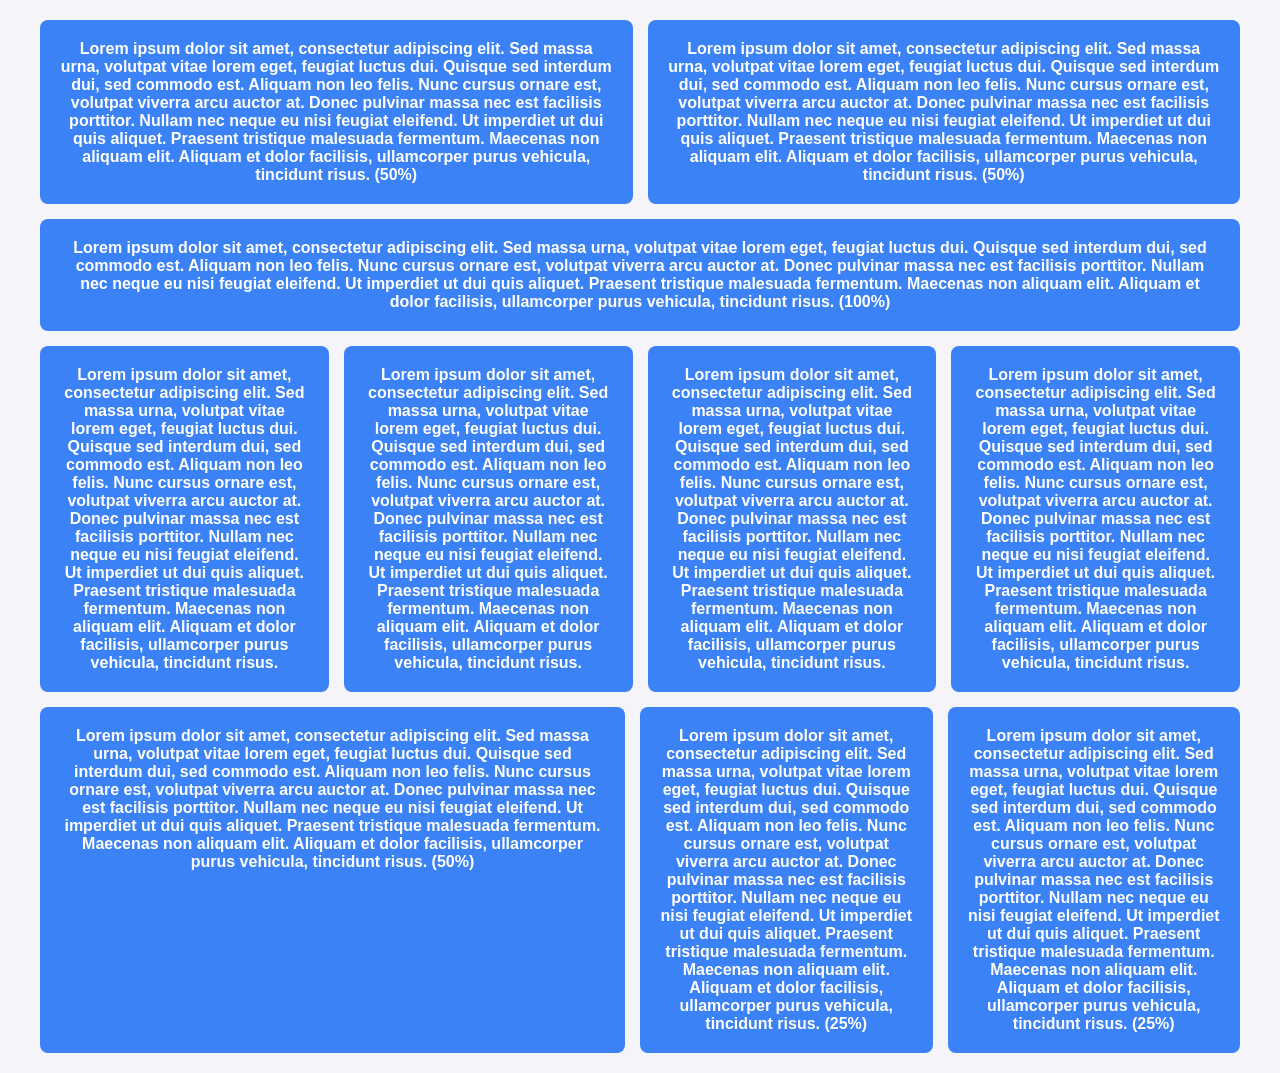
<file: kolumnyai2143.html>
<!DOCTYPE html>
<html lang="pl">
<head>
  <meta charset="UTF-8">
  <meta name="viewport" content="width=device-width, initial-scale=1.0">
  <title>Layout 1 - 4 Rzędy</title>
  <style>
    * {
      box-sizing: border-box;
      margin: 0;
      padding: 0;
    }

    body {
      font-family: Arial, sans-serif;
      padding: 20px;
      background-color: #f4f4f9;
    }

    .container {
      display: flex;
      flex-direction: column;
      gap: 15px;
      max-width: 1200px;
      margin: 0 auto;
    }

    /* Wspólny styl dla bloków */
    .col {
      background-color: #3b82f6;
      color: white;
      padding: 20px;
      text-align: center;
      font-weight: bold;
      border-radius: 8px;
    }

    /* -----------------------------------
       Rząd 1: 2 kolumny (50% / 50%)
    ----------------------------------- */
    .row-1 {
      display: grid;
      grid-template-columns: 1fr 1fr;
      gap: 15px;
    }

    /* -----------------------------------
       Rząd 2: 1 kolumna (100%)
    ----------------------------------- */
    .row-2 {
      display: grid;
      grid-template-columns: 1fr;
    }

    /* -----------------------------------
       Rząd 3: 4 kolumny (25% / 25% / 25% / 25%)
    ----------------------------------- */
    .row-3 {
      display: grid;
      grid-template-columns: repeat(4, 1fr);
      gap: 15px;
    }

    /* -----------------------------------
       Rząd 4: 3 kolumny (50% / 25% / 25%)
    ----------------------------------- */
    .row-4 {
      display: grid;
      grid-template-columns: 2fr 1fr 1fr; /* 2fr to 50%, 1fr i 1fr to po 25% */
      gap: 15px;
    }
  </style>
</head>
<body>

  <div class="container">
    
    <!-- Rząd 1: 2 kolumny (50 / 50) -->
    <div class="row-1">
      <div class="col">Lorem ipsum dolor sit amet, consectetur adipiscing elit. Sed massa urna, volutpat vitae lorem eget, feugiat luctus dui. Quisque sed interdum dui, sed commodo est. Aliquam non leo felis. Nunc cursus ornare est, volutpat viverra arcu auctor at. Donec pulvinar massa nec est facilisis porttitor. Nullam nec neque eu nisi feugiat eleifend. Ut imperdiet ut dui quis aliquet. Praesent tristique malesuada fermentum. Maecenas non aliquam elit. Aliquam et dolor facilisis, ullamcorper purus vehicula, tincidunt risus. (50%)</div>
      <div class="col">Lorem ipsum dolor sit amet, consectetur adipiscing elit. Sed massa urna, volutpat vitae lorem eget, feugiat luctus dui. Quisque sed interdum dui, sed commodo est. Aliquam non leo felis. Nunc cursus ornare est, volutpat viverra arcu auctor at. Donec pulvinar massa nec est facilisis porttitor. Nullam nec neque eu nisi feugiat eleifend. Ut imperdiet ut dui quis aliquet. Praesent tristique malesuada fermentum. Maecenas non aliquam elit. Aliquam et dolor facilisis, ullamcorper purus vehicula, tincidunt risus. (50%)</div>
    </div>

    <!-- Rząd 2: 1 kolumna (100) -->
    <div class="row-2">
      <div class="col">Lorem ipsum dolor sit amet, consectetur adipiscing elit. Sed massa urna, volutpat vitae lorem eget, feugiat luctus dui. Quisque sed interdum dui, sed commodo est. Aliquam non leo felis. Nunc cursus ornare est, volutpat viverra arcu auctor at. Donec pulvinar massa nec est facilisis porttitor. Nullam nec neque eu nisi feugiat eleifend. Ut imperdiet ut dui quis aliquet. Praesent tristique malesuada fermentum. Maecenas non aliquam elit. Aliquam et dolor facilisis, ullamcorper purus vehicula, tincidunt risus. (100%)</div>
    </div>

    <!-- Rząd 3: 4 kolumny (25 / 25 / 25 / 25) -->
    <div class="row-3">
      <div class="col">Lorem ipsum dolor sit amet, consectetur adipiscing elit. Sed massa urna, volutpat vitae lorem eget, feugiat luctus dui. Quisque sed interdum dui, sed commodo est. Aliquam non leo felis. Nunc cursus ornare est, volutpat viverra arcu auctor at. Donec pulvinar massa nec est facilisis porttitor. Nullam nec neque eu nisi feugiat eleifend. Ut imperdiet ut dui quis aliquet. Praesent tristique malesuada fermentum. Maecenas non aliquam elit. Aliquam et dolor facilisis, ullamcorper purus vehicula, tincidunt risus.</div>
      <div class="col">Lorem ipsum dolor sit amet, consectetur adipiscing elit. Sed massa urna, volutpat vitae lorem eget, feugiat luctus dui. Quisque sed interdum dui, sed commodo est. Aliquam non leo felis. Nunc cursus ornare est, volutpat viverra arcu auctor at. Donec pulvinar massa nec est facilisis porttitor. Nullam nec neque eu nisi feugiat eleifend. Ut imperdiet ut dui quis aliquet. Praesent tristique malesuada fermentum. Maecenas non aliquam elit. Aliquam et dolor facilisis, ullamcorper purus vehicula, tincidunt risus.</div>
      <div class="col">Lorem ipsum dolor sit amet, consectetur adipiscing elit. Sed massa urna, volutpat vitae lorem eget, feugiat luctus dui. Quisque sed interdum dui, sed commodo est. Aliquam non leo felis. Nunc cursus ornare est, volutpat viverra arcu auctor at. Donec pulvinar massa nec est facilisis porttitor. Nullam nec neque eu nisi feugiat eleifend. Ut imperdiet ut dui quis aliquet. Praesent tristique malesuada fermentum. Maecenas non aliquam elit. Aliquam et dolor facilisis, ullamcorper purus vehicula, tincidunt risus.</div>
      <div class="col">Lorem ipsum dolor sit amet, consectetur adipiscing elit. Sed massa urna, volutpat vitae lorem eget, feugiat luctus dui. Quisque sed interdum dui, sed commodo est. Aliquam non leo felis. Nunc cursus ornare est, volutpat viverra arcu auctor at. Donec pulvinar massa nec est facilisis porttitor. Nullam nec neque eu nisi feugiat eleifend. Ut imperdiet ut dui quis aliquet. Praesent tristique malesuada fermentum. Maecenas non aliquam elit. Aliquam et dolor facilisis, ullamcorper purus vehicula, tincidunt risus.</div>
    </div>

    <!-- Rząd 4: 3 kolumny (50 / 25 / 25) -->
    <div class="row-4">
      <div class="col">Lorem ipsum dolor sit amet, consectetur adipiscing elit. Sed massa urna, volutpat vitae lorem eget, feugiat luctus dui. Quisque sed interdum dui, sed commodo est. Aliquam non leo felis. Nunc cursus ornare est, volutpat viverra arcu auctor at. Donec pulvinar massa nec est facilisis porttitor. Nullam nec neque eu nisi feugiat eleifend. Ut imperdiet ut dui quis aliquet. Praesent tristique malesuada fermentum. Maecenas non aliquam elit. Aliquam et dolor facilisis, ullamcorper purus vehicula, tincidunt risus. (50%)</div>
      <div class="col">Lorem ipsum dolor sit amet, consectetur adipiscing elit. Sed massa urna, volutpat vitae lorem eget, feugiat luctus dui. Quisque sed interdum dui, sed commodo est. Aliquam non leo felis. Nunc cursus ornare est, volutpat viverra arcu auctor at. Donec pulvinar massa nec est facilisis porttitor. Nullam nec neque eu nisi feugiat eleifend. Ut imperdiet ut dui quis aliquet. Praesent tristique malesuada fermentum. Maecenas non aliquam elit. Aliquam et dolor facilisis, ullamcorper purus vehicula, tincidunt risus. (25%)</div>
      <div class="col">Lorem ipsum dolor sit amet, consectetur adipiscing elit. Sed massa urna, volutpat vitae lorem eget, feugiat luctus dui. Quisque sed interdum dui, sed commodo est. Aliquam non leo felis. Nunc cursus ornare est, volutpat viverra arcu auctor at. Donec pulvinar massa nec est facilisis porttitor. Nullam nec neque eu nisi feugiat eleifend. Ut imperdiet ut dui quis aliquet. Praesent tristique malesuada fermentum. Maecenas non aliquam elit. Aliquam et dolor facilisis, ullamcorper purus vehicula, tincidunt risus. (25%)</div>
    </div>

  </div>

</body>
</html>
</file>
<file: style.css>
.calculator{
    display: grid;
    grid-template-columns: repeat(4, 1fr);
    align-content: center;
    justify-content: center;
    border: 4px solid rgb(0, 0, 0);
    max-width: 250px;
    min-width: 200px;
    padding: 10px;
    margin-inline:auto;
    border-radius: 10px;
    background-color: rgb(168, 170, 173);
}

.col_1{
    grid-column: span 4;
    padding: 10px;
    align-items: left;
    justify-content: left;
    
}
/*refresh*/

.col_1 input{
    font-family: 'Times New Roman', Times, serif;
    padding: 5px;
    color: rgb(0, 0, 0);
    background-color: white;
    border-radius: 100px;
    border: 1px solid black;

    font-size: 20px;
    display: block;
    box-sizing: border-box;
    width: 100%;
    min-width: 0;
}
.col_1 input::placeholder{
    color: black;
}
.col_4{
    display: grid;
    align-items: center;
    justify-content: center;
    padding-bottom: 5px;
    margin:auto;
    grid-column: span 4;
    grid-template-columns: repeat(4, 1fr);

}
.col_1 button{
    font-family: 'Times New Roman', Times, serif;
    border-radius: 100px;
    justify-self: start;
    margin-right: 5px;
    background-image: radial-gradient(white 40%,black 100%);
    border-radius: 100px;
    width: 100%;
    margin: auto;
    min-height: 50px;
    font-size: 40px;
    border: solid 1px black;
}
.col_4 button{
    font-family: 'Times New Roman', Times, serif;
    border-radius: 100px;
    justify-self: start;
    margin-right: 5px;
    background-image: radial-gradient(white 20%,black 90%);
    width: 50px;
    height: 50px;
    border-radius: 50%;
    font-size: 20px;
    border: solid 1px black
}
.col_4 button:active , .col_1 button:active{
    border: solid 1px white;
}


body{
    font-family:'Times New Roman', Times, serif
}
.container {
    display: flex;
    align-items: center;
    justify-content: center;
    max-width: 500px;
    margin: 0 auto;
}

img{
    border-top-left-radius:10px;
    border-top-right-radius:10px;
}
figure{
    border-radius: 10px;
    background-color: rgb(187, 187, 187);
    width: 100%;
    height: 100%;

}
figcaption{
    text-align: center;
}
.galery{
    display: flex;
    flex-direction: row;
    width: 100%;
    
}

img{
    width:100%;
}


.container div{
    display: flex;
    
}
.columns{
    display: flex;
    flex-direction: column;

}

.small{
    flex:1
}

.big{
    flex:2
}

.rows{
    display: flex;
    flex-direction: row;

}

.rows p{
    padding: 5px;
}

form {
    border: 4px solid rgb(57, 100, 77);
    padding: 20px;
    border-radius: 20px;
    text-align: center;
    width:100%;
    align-items: center;
    background-color: rgba(206, 153, 9, 0.7);
}

select, label, textarea{
    min-width: 120px;
} 

form input, textarea, select, label{
    margin-bottom: 20px;
    
   
}

form input, select, textarea{
    margin-bottom: 20px;
    width:100%;
    border:1px solid rgb(57, 100, 77);
    border-radius: 5px;
    font-family: 'Times New Roman', Times, serif;
}


form label{
    text-align: left;
}

form button{
    background-color:rgb(128, 149, 161);
    color:white;
    border-radius: 5px;
    width: 100%;
}

form button:hover{
    background-color: rgb(206, 153, 9, 0.7);
    color:white;
    border-radius: 5px;
    width: 100%;
}
h1{
    text-align:center;
}
</file>
<file: formstyle.css>
* {
    box-sizing: border-box;
    margin: 0;
    padding: 0;
    font-family: 'Segoe UI', Tahoma, Geneva, Verdana, sans-serif;
}


body {
    background-color: #f0f2f5;
    color: #333;
    display: flex;
    justify-content: center;
    align-items: center;
    min-height: 100vh; /* vh procent wysokości okna przeglądarki*/
    padding: 20px;
}

/* Kontener formularza */
.container {
    background-color: #ffffff;
    padding: 30px 40px;
    border-radius: 12px;
    box-shadow: 0 8px 24px rgba(0, 0, 0, 0.1);
    width: 100%;
    max-width: 600px;
}

h1 {
    text-align: center;
    margin-bottom: 25px;
    color: #1a73e8;
    font-size: 26px;
}

/* Układ formularza */
form {
    display: grid;
    grid-template-columns: 1fr 1fr;
    gap: 16px;
}

.form-group {
    display: flex;
    flex-direction: column;
}

/* Pole uwag na pełną szerokość */
.form-group.full-width {
    grid-column: span 2;
}

label {
    font-size: 14px;
    font-weight: 600;
    margin-bottom: 6px;
    color: #555;
}

/* Stylizacja pól wejściowych */
input[type="text"],
input[type="password"],
input[type="email"],
input[type="tel"],
input[type="date"],
select,
textarea {
    width: 100%;
    padding: 10px 12px;
    border: 1px solid #ccc;
    border-radius: 6px;
    font-size: 14px;
    background-color: #fafafa;
    transition: all 0.3s ease;
}

input:focus,
select:focus,
textarea:focus {
    outline: none;
    border-color: #1a73e8;
    background-color: #fff;
    box-shadow: 0 0 0 3px rgba(26, 115, 232, 0.2);
}

textarea {
    resize: vertical; /*rozszerzanie pola góra-dół*/
}

/* Przycisk wysyłania */
.submit-btn {
    grid-column: span 2;
    padding: 12px;
    background-color: #1a73e8;
    color: white;
    border: none;
    border-radius: 6px;
    font-size: 16px;
    font-weight: bold;
    cursor: pointer; /*okresla wskaźnik*/
    transition: background-color 0.3s ease, transform 0.1s ease;
    margin-top: 10px;
}

.submit-btn:hover {
    background-color: #1557b0;
}

.submit-btn:active {
    transform: scale(0.99);
}
</file>
